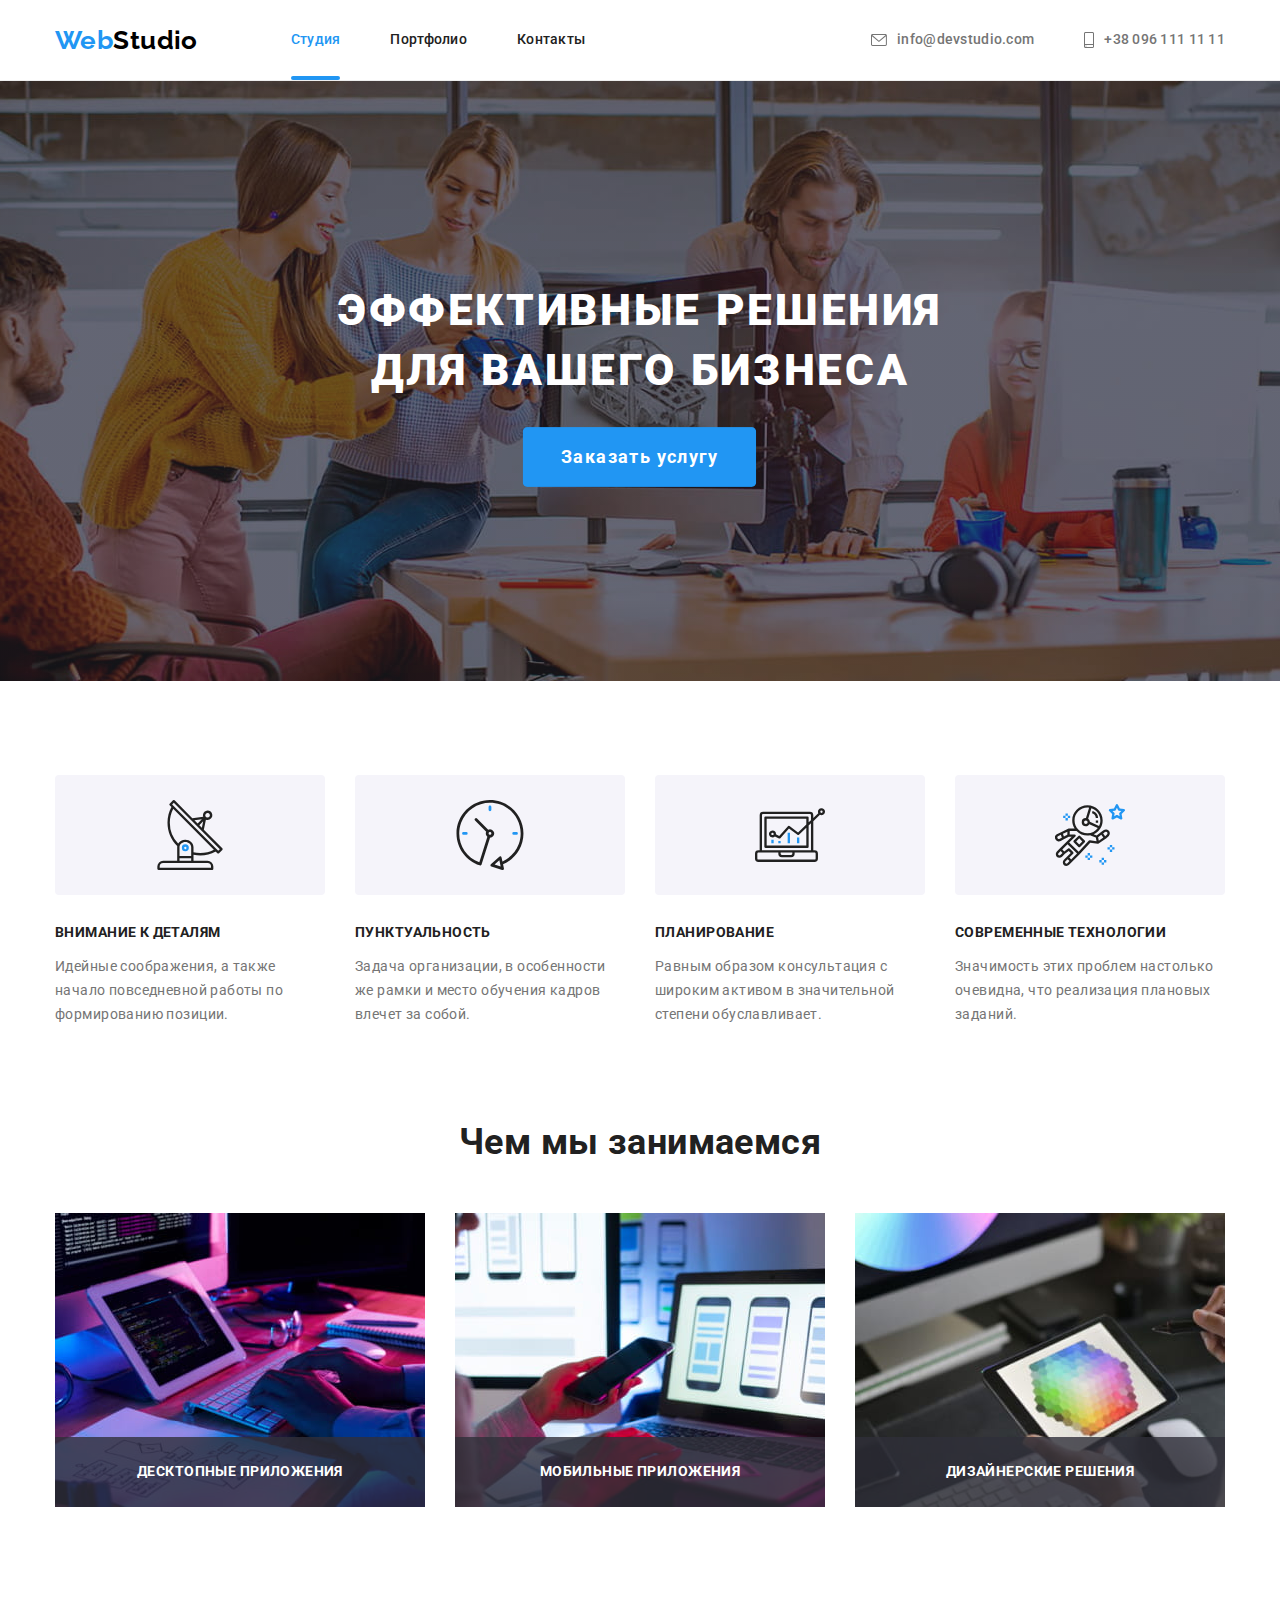
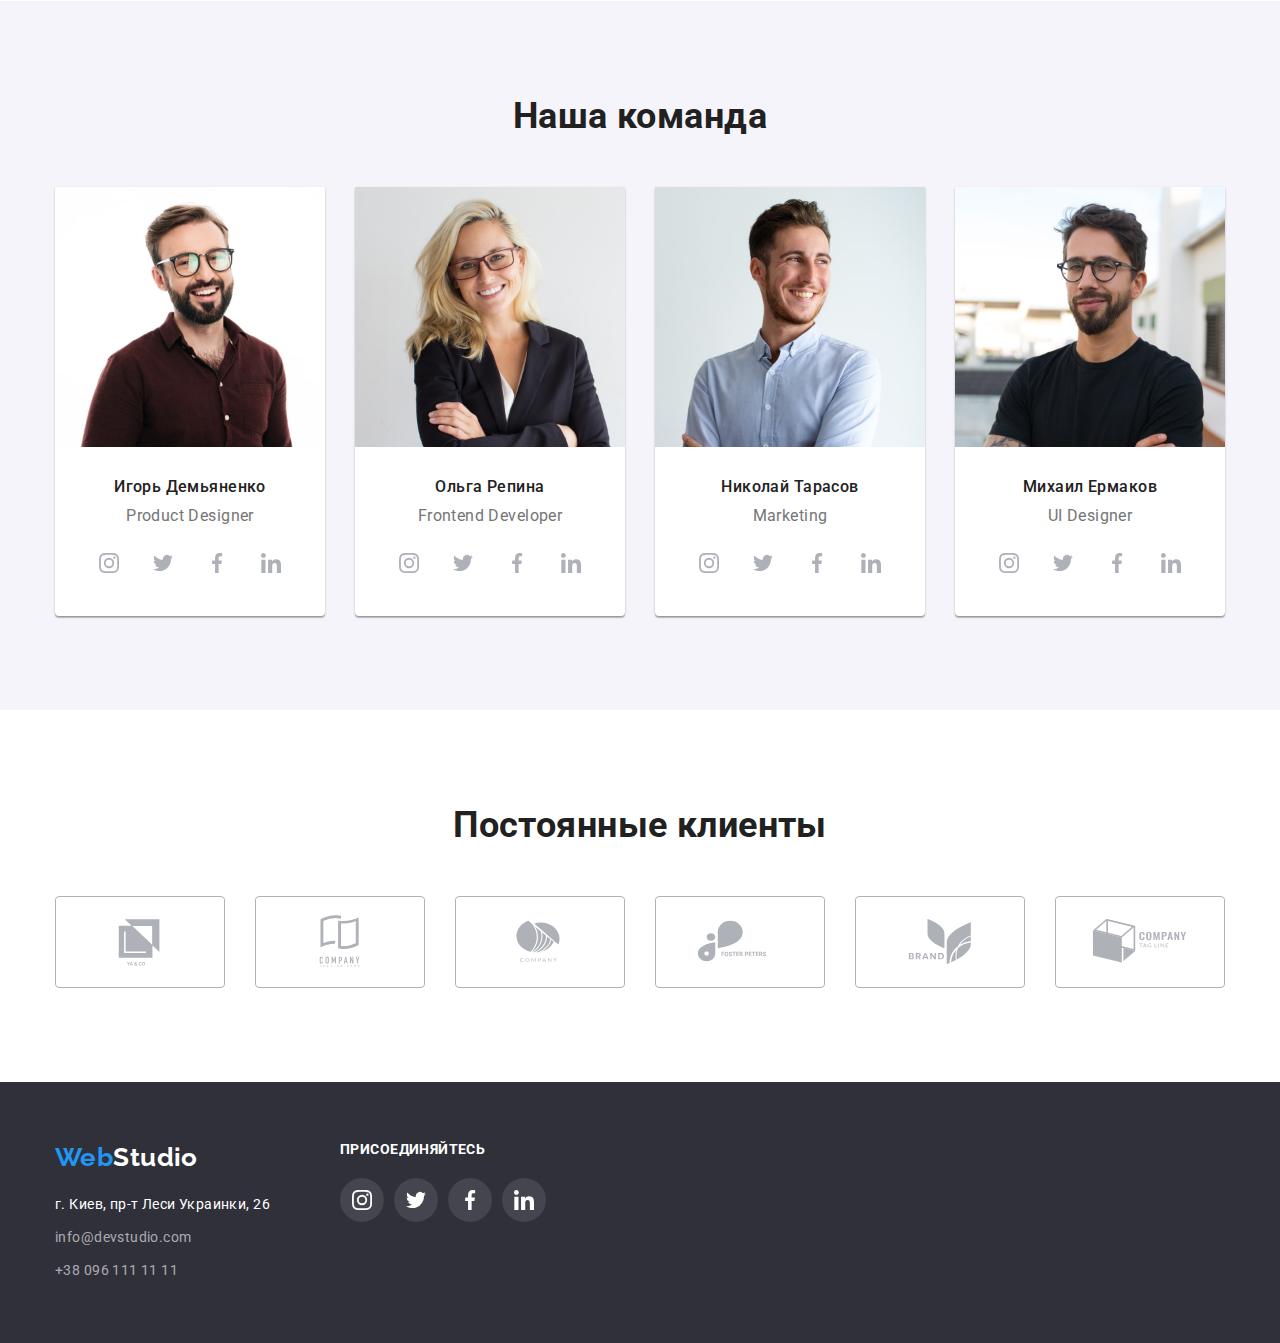
<file: index.html>
<!DOCTYPE html>
<html lang="ru">
<head>
    <meta charset="UTF-8">
    <meta http-equiv="X-UA-Compatible" content="IE=edge">
    <meta name="viewport" content="width=device-width, initial-scale=1.0">
    <title>goit-markup-hw</title>
    <link 
        href="https://fonts.googleapis.com/css2?family=Raleway:wght@700&family=Roboto:wght@400;500;700;900&display=swap"
        rel="stylesheet">
    <link 
        rel="stylesheet" 
        href="https://cdnjs.cloudflare.com/ajax/libs/modern-normalize/1.1.0/modern-normalize.min.css">
    <link rel="stylesheet" href="./css/style.css">
    </head>
<body>
    <!--Шапка сайта-->
        <header class="page-header">
        <div class="container header-nav-lists">  
            <nav class="header-nav">
                <a class="logo" href="./index.html">Web<span class="logo-part">Studio</span></a>
                <ul class="nav-list list">
                <li class="nav-item"><a class="nav-link current-link" href="./index.html">Студия</a></li>
                <li class="nav-item"><a class="nav-link" href="./portfolio.html">Портфолио</a></li>
                <li class="nav-item"><a class="nav-link" href="">Контакты</a></li>
            </ul>
        </nav>
        <ul class="header-right-list list">
            <li class="right-list-item"> 
                <a class="email" href="mailto:info@devstudio.com">
                    <svg class="email-icon" >
                        <use href="./images/icons.svg#icon-envelope">
                        </use>
                    </svg>
                    info@devstudio.com</a></li>
            <li class="right-list-item">
                <a class="phone" href="tel:+380961111111">
                    <svg class="phone-icon">
                        <use href="./images/icons.svg#icon-smartphone">
                        </use>
                    </svg>
                    +38 096 111 11 11</a></li>
            </ul> 
    </div>
    </header>
    <main>
        <!--Герой-->
        <section class="hero overlay">
            <h1 class="hero-title" >Эффективные решения для вашего бизнеса</h1>
            <button data-modal-open class="button" type="button">Заказать услугу</button>
        </section>
        <!--Особености-->
        <section class="features">
            <div class="container">  
                <h2 class="visually-hidden">Особености</h2>
                <ul class="features-list list">
                    <li class="features-item">
                        <div class="features-item-icon">
                            <svg class="icon-antenna" height="70" width="70">
                                <use href="./images/icons.svg#icon-antenna"></use>
                            </svg>
                        </div>
                        <h3 class="features-title">Внимание к деталям</h3>
                        <p class="features-text">Идейные соображения, а также начало повседневной работы по формированию позиции.</p>
                    </li>
                    <li class="features-item features-item-clock">
                        <div class="features-item-icon">
                            <svg class="icon-clock" height="70" width="70">
                                <use href="./images/icons.svg#icon-clock"></use>
                            </svg>
                        </div>
                        <h3 class="features-title">Пунктуальность</h3>
                        <p class="features-text">Задача организации, в особенности же рамки и место обучения кадров влечет за собой.</p>
                    </li>
                    <li class="features-item features-item-diagram">
                        <div class="features-item-icon">
                            <svg class="icon-diagram" height="70" width="70">
                                <use href="./images/icons.svg#icon-diagram"></use>
                            </svg>
                        </div>
                        <h3 class="features-title">Планирование</h3>
                        <p class="features-text">Равным образом консультация с широким активом в значительной степени обуславливает.</p>
                    </li>
                    <li class="features-item features-item-astronaut">
                        <div class="features-item-icon">
                            <svg class="icon-astronaut" height="70" width="70">
                                <use href="./images/icons.svg#icon-astronaut"></use>
                            </svg>
                        </div>
                        <h3 class="features-title">Современные технологии</h3>
                        <p class="features-text">Значимость этих проблем настолько очевидна, что реализация плановых заданий.</p>
                    </li>
                </ul>
            </div>
        </section>
        <!--Чем мы занимаемся-->
        <section class="opportunities">
            <div class="container">
                <h2 class="opportunities-title">Чем мы занимаемся</h2>
                <ul class="opportunities-list list">
                    <li class="opportunities-item">
                        <div class="opportunities-thumb">
                            <img src="./images/desktop_pc.jpg" alt="настольный пк" width="370">
                            <h3 class="opportunities-item-title">Десктопные приложения</h3>
                        </div>
                        
                    </li>
                    <li class="opportunities-item">
                        <div class="opportunities-thumb">
                            <img src="./images/smartphone.jpg" alt="смартфон" width="370">
                            <h3 class="opportunities-item-title">Мобильные приложения</h3>
                        </div>
                        
                    </li>
                    <li class="opportunities-item">
                        <div class="opportunities-thumb">
                            <img src="./images/tablet.jpg" alt="планшет" width="370">
                            <h3 class="opportunities-item-title">Дизайнерские решения</h3>
                        </div>
                        
                    </li>
                </ul>
            </div>
        </section>
        <!--Наша команда-->
        <section class="team">
            <div class="container">
                <h2 class="team-title">Наша команда</h2>
                <ul class="team-list list">
                    <li class="team-item">
                        <img src="./images/product_designer.jpg" alt="Фото сотрудника" width="270">
                        <div class="team-item-part">
                            <h3 class="team-item-title">Игорь Демьяненко</h3>
                            <p class="team-item-text" lang="en">Product Designer</p>
                            <ul class="socials-list list">
                                <li class="socials-item"> 
                                    <a class="social-link" href="https://www.instagram.com/">
                                        <svg class="social-icon">
                                            <use href="./images/icons.svg#icon-instagram"></use>
                                        </svg>
                                    </a> 
                                </li>
                                <li class="socials-item">
                                    <a class="social-link" href="https://twitter.com/">
                                        <svg class="social-icon">
                                            <use href="./images/icons.svg#icon-twitter"></use>
                                        </svg>
                                    </a> 
                                </li>
                                <li class="socials-item">
                                    <a class="social-link" href="https://www.facebook.com/">
                                        <svg class="social-icon">
                                            <use href="./images/icons.svg#icon-facebook"></use>
                                        </svg>
                                    </a> 
                                </li>
                                <li class="socials-item">
                                    <a class="social-link" href="https://www.linkedin.com/">
                                        <svg class="social-icon">
                                            <use href="./images/icons.svg#icon-linkedin"></use>
                                        </svg>
                                    </a> 
                                </li>
                            </ul>
                        </div>
                            
                    </li>
                    <li class="team-item">
                        <img src="./images/frontend_developer.jpg " alt="Фото сотрудника" width="270">
                        <div class="team-item-part">
                            <h3 class="team-item-title">Ольга Репина</h3>
                            <p class="team-item-text" lang="en">Frontend Developer</p>
                            <ul class="socials-list list">
                                <li class="socials-item">
                                    <a class="social-link" href="https://www.instagram.com/">
                                        <svg class="social-icon" weight="20" height="20">
                                            <use href="./images/icons.svg#icon-instagram"></use>
                                        </svg>
                                    </a>
                                </li>
                                <li class="socials-item">
                                    <a class="social-link" href="https://twitter.com/">
                                        <svg class="social-icon" weight="20" height="20">
                                            <use href="./images/icons.svg#icon-twitter"></use>
                                        </svg>
                                    </a>
                                </li>
                                <li class="socials-item">
                                    <a class="social-link" href="https://www.facebook.com/">
                                        <svg class="social-icon" weight="20" height="20">
                                            <use href="./images/icons.svg#icon-facebook"></use>
                                        </svg>
                                    </a>
                                </li>
                                <li class="socials-item">
                                    <a class="social-link" href="https://www.linkedin.com/">
                                        <svg class="social-icon" weight="20" height="20">
                                            <use href="./images/icons.svg#icon-linkedin"></use>
                                        </svg>
                                    </a>
                                </li>
                            </ul>
                        </div>
                    </li>
                    <li class="team-item">
                        <img src="./images/marketing.jpg" alt="Фото сотрудника" width="270">
                        <div class="team-item-part">
                            <h3 class="team-item-title">Николай Тарасов</h3>
                            <p class="team-item-text" lang="en">Marketing</p>
                            <ul class="socials-list list">
                                <li class="socials-item">
                                    <a class="social-link" href="https://www.instagram.com/">
                                        <svg class="social-icon" weight="20" height="20">
                                            <use href="./images/icons.svg#icon-instagram"></use>
                                        </svg>
                                    </a>
                                </li>
                                <li class="socials-item">
                                    <a class="social-link" href="https://twitter.com/">
                                        <svg class="social-icon" weight="20" height="20">
                                            <use href="./images/icons.svg#icon-twitter"></use>
                                        </svg>
                                    </a>
                                </li>
                                <li class="socials-item">
                                    <a class="social-link" href="https://www.facebook.com/">
                                        <svg class="social-icon" weight="20" height="20">
                                            <use href="./images/icons.svg#icon-facebook"></use>
                                        </svg>
                                    </a>
                                </li>
                                <li class="socials-item">
                                    <a class="social-link" href="https://www.linkedin.com/">
                                        <svg class="social-icon" weight="20" height="20">
                                            <use href="./images/icons.svg#icon-linkedin"></use>
                                        </svg>
                                    </a>
                                </li>
                            </ul>
                        </div>
                    </li>
                    <li class="team-item">
                        <img src="./images/ui_designer.jpg" alt="Фото сотрудника" width="270">
                        <div class="team-item-part">
                            <h3 class="team-item-title">Михаил Ермаков</h3>
                            <p class="team-item-text" lang="en">UI Designer</p>
                            <ul class="socials-list list">
                                <li class="socials-item">
                                    <a class="social-link" href="https://www.instagram.com/">
                                        <svg class="social-icon" weight="20" height="20">
                                            <use href="./images/icons.svg#icon-instagram"></use>
                                        </svg>
                                    </a>
                                </li>
                                <li class="socials-item">
                                    <a class="social-link" href="https://twitter.com/">
                                        <svg class="social-icon" weight="20" height="20">
                                            <use href="./images/icons.svg#icon-twitter"></use>
                                        </svg>
                                    </a>
                                </li>
                                <li class="socials-item">
                                    <a class="social-link" href="https://www.facebook.com/">
                                        <svg class="social-icon" weight="20" height="20">
                                            <use href="./images/icons.svg#icon-facebook"></use>
                                        </svg>
                                    </a>
                                </li>
                                <li class="socials-item">
                                    <a class="social-link" href="https://www.linkedin.com/">
                                        <svg class="social-icon" weight="20" height="20">
                                            <use href="./images/icons.svg#icon-linkedin"></use>
                                        </svg>
                                    </a>
                                </li>
                            </ul>
                        </div>
                    </li>
                </ul>
            </div>
        </section>
        <section class="clients">
            <div class="container">
                <h2 class="clients-title">Постоянные клиенты</h2>
                <ul class="clients-list list">
                    <li class="clients-item">
                        <a class="clients-logo" href="">
                            <svg class="clients-icon">
                                <use href=".//images/icons.svg#icon-first_logo"></use>
                            </svg>
                        </a>
                    </li>
                    <li class="clients-item">
                        <a class="clients-logo" href="">
                            <svg class="clients-icon">
                                <use href=".//images/icons.svg#icon-second_logo"></use>
                            </svg>
                        </a>
                    </li>
                    <li class="clients-item">
                        <a class="clients-logo" href="">
                            <svg class="clients-icon">
                                <use href=".//images/icons.svg#icon-third_logo"></use>
                            </svg>
                        </a>
                    </li>
                    <li class="clients-item">
                        <a class="clients-logo" href="">
                            <svg class="clients-icon">
                                <use href=".//images/icons.svg#icon-fourth_logo"></use>
                            </svg>
                        </a>
                    </li>
                    <li class="clients-item">
                        <a class="clients-logo" href="">
                            <svg class="clients-icon">
                                <use href=".//images/icons.svg#icon-fifth_logo"></use>
                            </svg>
                        </a>
                    </li>
                    <li class="clients-item">
                        <a class="clients-logo" href="">
                            <svg class="clients-icon">
                                <use href=".//images/icons.svg#icon-sixth_logo"></use>
                            </svg>
                        </a>
                    </li>

                </ul>
            </div>
        </section>
    </main>
    <!--Подвал-->
    <footer class="footer">
        <div class="container wrapper">
            <div class="footer-address">
                <a class="logo" href="index.html">Web<span class="logo-part">Studio</span></a>
                <address>
                    <a 
                        class="map" 
                        href="https://goo.gl/maps/u9aJ5FSczd5m6GibA" 
                        target="_blank" 
                        rel="noopener noreferrer">г. Киев, пр-т Леси Украинки, 26
                    </a>
                </address>
                <ul class="footer-list list">
                    <li class="footer-item"><a class="footer-email" href="mailto:info@devstudio.com">info@devstudio.com</a></li>
                    <li class="footer-item"><a class="footer-phone" href="tel:+380961111111">+38 096 111 11 11</a></li>
                </ul>
            </div>
            <div class="footer-socials-list">
                <h3 class="socials-title">присоединяйтесь</h3>
                <ul class="socials-list list down-list">
                    <li class="socials-item">
                        <a class="social-link down-link" href="https://www.instagram.com/">
                            <svg class="social-icon down-icon">
                                <use href="./images/icons.svg#icon-instagram"></use>
                            </svg>
                        </a>
                    </li>
                    <li class="socials-item">
                        <a class="social-link down-link" href="https://twitter.com/">
                            <svg class="social-icon down-icon">
                                <use href="./images/icons.svg#icon-twitter"></use>
                            </svg>
                        </a>
                    </li>
                    <li class="socials-item">
                        <a class="social-link down-link" href="https://www.facebook.com/">
                            <svg class="social-icon down-icon">
                                <use href="./images/icons.svg#icon-facebook"></use>
                            </svg>
                        </a>
                    </li>
                    <li class="socials-item">
                        <a class="social-link down-link" href="https://www.linkedin.com/">
                            <svg class="social-icon down-icon">
                                <use href="./images/icons.svg#icon-linkedin"></use>
                            </svg>
                        </a>
                    </li>
                </ul>
            </div>
        </div>
    </footer>
    <div data-modal class="backdrop is-hidden">
        <div class="modal">
            <button data-modal-close class="close">
                <img src=".//images/close.png" alt="Закрить">
            </button>
        </div>
    </div>
    <script src="./js/modal.js"></script>
</body>
</html>
</file>
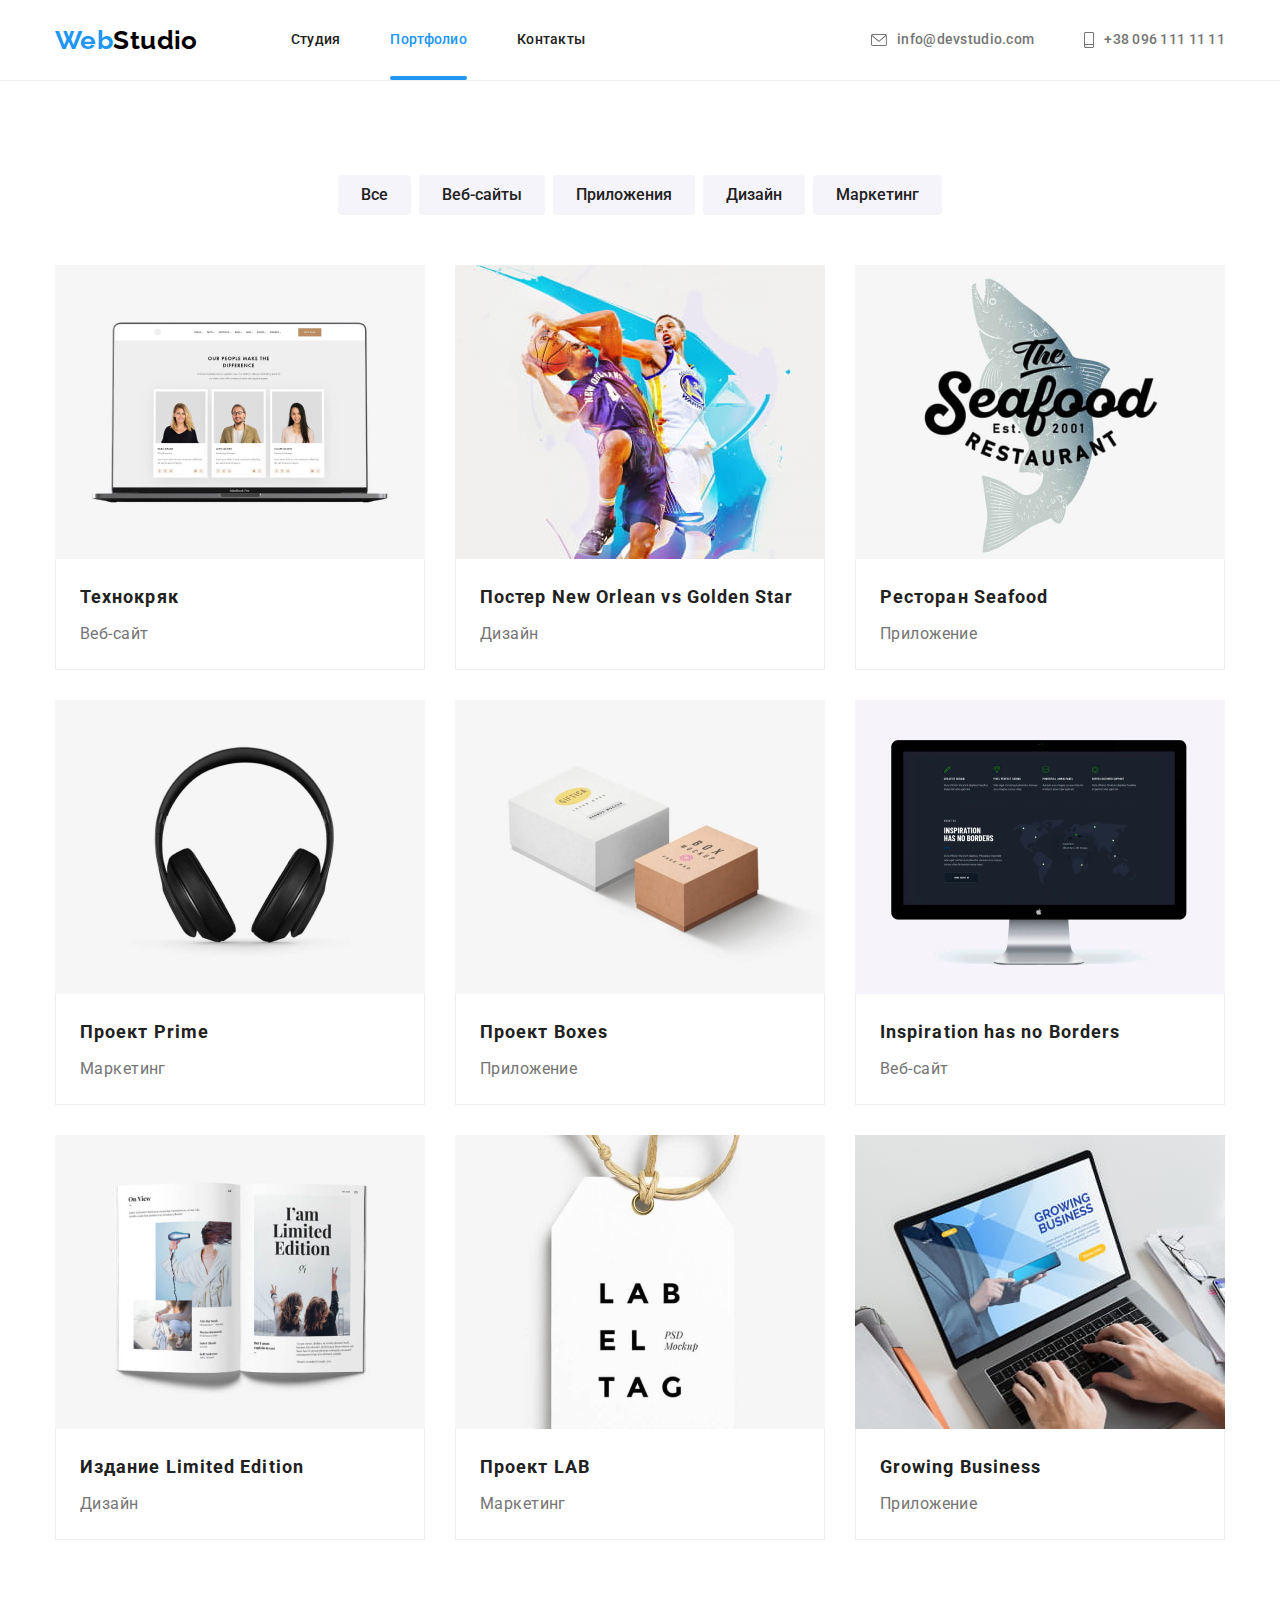
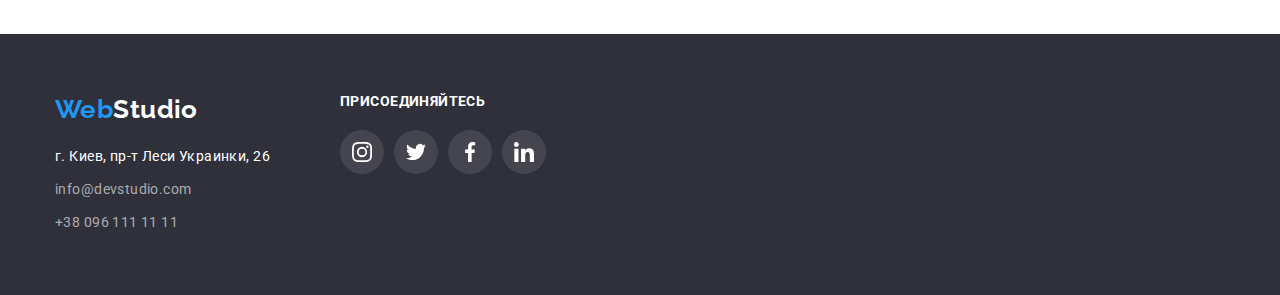
<file: portfolio.html>
<!DOCTYPE html>
<html lang="ru">
<head>
    <meta charset="UTF-8">
    <meta http-equiv="X-UA-Compatible" content="IE=edge">
    <meta name="viewport" content="width=device-width, initial-scale=1.0">
    <title>goit-markup-hw</title>
    <link 
        href="https://fonts.googleapis.com/css2?family=Raleway:wght@700&family=Roboto:wght@400;500;700;900&display=swap"
        rel="stylesheet">
    <link 
        rel="stylesheet" 
        href="https://cdnjs.cloudflare.com/ajax/libs/modern-normalize/1.1.0/modern-normalize.min.css">
    <link rel="stylesheet" href="./css/style.css">
    </head>
<body>
    <!--Шапка сайта-->
    <header class="page-header">
        <div class="container header-nav-lists">
            <nav class="header-nav">
                <a class="logo" href="./index.html">Web<span class="logo-part">Studio</span></a>
                <ul class="nav-list list">
                    <li class="nav-item"><a class="nav-link" href="./index.html">Студия</a></li>
                    <li class="nav-item"><a class="nav-link current-link" href="./portfolio.html">Портфолио</a></li>
                    <li class="nav-item"><a class="nav-link" href="">Контакты</a></li>
                </ul>
            </nav>
            <ul class="header-right-list list">
                <li class="right-list-item">
                    <a class="email" href="mailto:info@devstudio.com">
                        <svg class="email-icon">
                            <use href="./images/icons.svg#icon-envelope">
                            </use>
                        </svg>
                        info@devstudio.com</a>
                </li>
                <li class="right-list-item">
                    <a class="phone" href="tel:+380961111111">
                        <svg class="phone-icon">
                            <use href="./images/icons.svg#icon-smartphone">
                            </use>
                        </svg>
                        +38 096 111 11 11</a>
                </li>
            </ul>
        </div>
    </header>
    <!--Портфолио-->
    <main>
        <section class="portfolio">
            <div class="container">
                <h1 class="visually-hidden">Портфолио</h1>
                <ul class="button-list list">
                    <li class="button-item"><button class="portfolio-button" type="button">Все</button></li>
                    <li class="button-item"><button class="portfolio-button" type="button">Веб-сайты</button></li>
                    <li class="button-item"><button class="portfolio-button" type="button">Приложения</button></li>
                    <li class="button-item"><button class="portfolio-button" type="button">Дизайн</button></li>
                    <li class="button-item"><button class="portfolio-button" type="button">Маркетинг</button></li>
                </ul>
                <ul class="portfolio-list list">
                    <li class="portfolio-item">
                        <div class="portfolio-thumb">
                            <div class="portfolio-images">
                                <img src="./images/techno_crack.jpg" alt="ноутбук" width="370">
                            </div>
                            <p class="portfolio-item-text">Технокряк это современная площадка распространения коронавируса. Компании используют эту
                                платформу для цифрового
                                шпионажа и атак на защищённые сервера конкурентов.</p>
                        </div>
                        <div class="portfolio-item-part">
                            <h2 class="portfolio-title">Технокряк</h2>
                            <p class="portfolio-text">Веб-сайт</p>
                        </div>
                    </li>
                    <li class="portfolio-item">
                        <div class="portfolio-thumb">
                            <div class="portfolio-images">
                                <img src="./images/new_orlean_vs_golden_star.jpg" alt="постер баскетбольной команды" width="370">
                            </div>
                            <p class="portfolio-item-text">Технокряк это современная площадка распространения коронавируса. Компании используют эту
                                платформу для цифрового
                                шпионажа и атак на защищённые сервера конкурентов.</p>
                        </div>
                        <div class="portfolio-item-part">
                            <h2 class="portfolio-title">Постер <span lang="en">New Orlean vs Golden Star</span></h2>
                            <p class="portfolio-text">Дизайн</p>
                        </div>
                    </li>
                    <li class="portfolio-item">
                        <div class="portfolio-thumb">
                            <div class="portfolio-images">
                                <img src="./images/seafood.jpg" alt="эмблема ресторана" width="370">
                            </div>
                            <p class="portfolio-item-text">Технокряк это современная площадка распространения коронавируса. Компании используют эту
                                платформу для цифрового
                                шпионажа и атак на защищённые сервера конкурентов.</p>
                        </div>
                        <div class="portfolio-item-part">
                            <h2 class="portfolio-title">Ресторан <span lang="en">Seafood</span></h2>
                            <p class="portfolio-text">Приложение</p>
                        </div>
                    </li>
                    <li class="portfolio-item">
                        <div class="portfolio-thumb">
                            <div class="portfolio-images">
                                <img src="./images/prime.jpg" alt="наушники" width="370">
                            </div>
                            <p class="portfolio-item-text">Технокряк это современная площадка распространения коронавируса. Компании используют эту
                                платформу для цифрового
                                шпионажа и атак на защищённые сервера конкурентов.</p>
                        </div>
                        <div class="portfolio-item-part">
                            <h2 class="portfolio-title">Проект <span lang="en">Prime</span></h2>
                            <p class="portfolio-text">Маркетинг</p>
                        </div>
                    </li>
                    <li class="portfolio-item">
                        <div class="portfolio-thumb">
                            <div class="portfolio-images">
                                <img src="./images/boxes.jpg" alt="ящики" width="370">
                            </div>
                            <p class="portfolio-item-text">Технокряк это современная площадка распространения коронавируса. Компании используют эту
                                платформу для цифрового
                                шпионажа и атак на защищённые сервера конкурентов.</p>
                        </div>
                        <div class="portfolio-item-part">
                            <h2 class="portfolio-title">Проект <span lang="en">Boxes</span></h2>
                            <p class="portfolio-text">Приложение</p>
                        </div>
                    </li>
                    <li class="portfolio-item">
                        <div class="portfolio-thumb">
                            <div class="portfolio-images">
                                <img src="./images/inspiration_has_no_borders.jpg" alt="мак" width="370">
                            </div>
                            <p class="portfolio-item-text">Технокряк это современная площадка распространения коронавируса. Компании используют эту
                                платформу для цифрового
                                шпионажа и атак на защищённые сервера конкурентов.</p>
                        </div>
                        <div class="portfolio-item-part">
                            <h2 class="portfolio-title" lang="en">Inspiration has no Borders</h2>
                            <p class="portfolio-text">Веб-сайт</p>
                        </div>
                    </li>
                    <li class="portfolio-item">
                        <div class="portfolio-thumb">
                            <div class="portfolio-images">
                                <img src="./images/limited_edition.jpg" alt="книга" width="370">
                            </div>
                            <p class="portfolio-item-text">Технокряк это современная площадка распространения коронавируса. Компании используют эту
                                платформу для цифрового
                                шпионажа и атак на защищённые сервера конкурентов.</p>
                        </div>
                        <div class="portfolio-item-part">
                            <h2 class="portfolio-title">Издание <span lang="en">Limited Edition</span></h2>
                            <p class="portfolio-text">Дизайн</p>
                        </div>
                    </li>
                    <li class="portfolio-item">
                        <div class="portfolio-thumb">
                            <div class="portfolio-images">
                                <img src="./images/lab.jpg" alt="лейбл" width="370">
                            </div>
                            <p class="portfolio-item-text">Технокряк это современная площадка распространения коронавируса. Компании используют эту
                                платформу для цифрового
                                шпионажа и атак на защищённые сервера конкурентов.</p>
                        </div>
                        <div class="portfolio-item-part">
                            <h2 class="portfolio-title">Проект <span lang="en">LAB</span></h2>
                            <p class="portfolio-text">Маркетинг</p>
                        </div class="portfolio-item-part">
                    </li>
                    <li class="portfolio-item">
                        <div class="portfolio-thumb">
                            <div class="portfolio-images">
                                <img src="./images/growing_business.jpg" alt="набор на ноутбуке" width="370">
                            </div>
                            <p class="portfolio-item-text">Технокряк это современная площадка распространения коронавируса. Компании используют эту
                                платформу для цифрового
                                шпионажа и атак на защищённые сервера конкурентов.</p>
                        </div>
                        <div class="portfolio-item-part">
                            <h2 class="portfolio-title" lang="en">Growing Business</h2>
                            <p class="portfolio-text">Приложение</p>
                        </div>
                    </li>
                </ul>
            </div>
        </section>
    </main>
    <!--Подвал-->
    <footer class="footer">
        <div class="container wrapper">
            <div class="footer-address">
                <a class="logo" href="index.html">Web<span class="logo-part">Studio</span></a>
                <address>
                    <a class="map" href="https://goo.gl/maps/u9aJ5FSczd5m6GibA" target="_blank" rel="noopener noreferrer">г.
                        Киев, пр-т Леси Украинки, 26
                    </a>
                </address>
                <ul class="footer-list list">
                    <li class="footer-item"><a class="footer-email" href="mailto:info@devstudio.com">info@devstudio.com</a>
                    </li>
                    <li class="footer-item"><a class="footer-phone" href="tel:+380961111111">+38 096 111 11 11</a></li>
                </ul>
            </div>
            <div class="footer-socials-list">
                <h3 class="socials-title">присоединяйтесь</h3>
                <ul class="socials-list list down-list">
                    <li class="socials-item">
                        <a class="social-link down-link" href="https://www.instagram.com/">
                            <svg class="social-icon down-icon">
                                <use href="./images/icons.svg#icon-instagram"></use>
                            </svg>
                        </a>
                    </li>
                    <li class="socials-item">
                        <a class="social-link down-link" href="https://twitter.com/">
                            <svg class="social-icon down-icon">
                                <use href="./images/icons.svg#icon-twitter"></use>
                            </svg>
                        </a>
                    </li>
                    <li class="socials-item">
                        <a class="social-link down-link" href="https://www.facebook.com/">
                            <svg class="social-icon down-icon">
                                <use href="./images/icons.svg#icon-facebook"></use>
                            </svg>
                        </a>
                    </li>
                    <li class="socials-item">
                        <a class="social-link down-link" href="https://www.linkedin.com/">
                            <svg class="social-icon down-icon">
                                <use href="./images/icons.svg#icon-linkedin"></use>
                            </svg>
                        </a>
                    </li>
                </ul>
            </div>
        </div>
    </footer>
</body>
</html>
</file>
<file: css/style.css>
:root {
  --primary-text-color--: #757575;
  --nav-title-color--: #212121;
  --title-text-color--: #212121;
  --sekond-title-color--: #212121;
  --portfolio-button-color--: #212121;
  --footer-contacts-color--: rgba(255, 255, 255, 0.6);
  --first-logo-color--: #2196f3;
  --sekond-logo-color--: #ffffff;
  --accent-color--: #2196f3;
  --hero-title-color--: #ffffff;
  --primary-whiter-color--: #ffffff;
  --team-item-bg-color--: #ffffff;
  --footer-bg-color--: #2f303a;
  --logo-part-color--: #000000;
  --team-bg-color--: #f5f4fa;
  --portfolio-button-bg-color--: #f5f4fa;
  --icon-bg-color--: #f5f4fa;
  --border-color--: #eeeeee;
  --logo-border-color--: #afb1b8;
  --button-text-color--: #ffffff;
  --social-link-color--: #afb1b8;
  --clients-icon-color--: #afb1b8;
}
body {
  font-family: "Roboto", sans-serif;
  font-weight: 400;
  font-size: 14px;
  line-height: 1.71;
  letter-spacing: 0.03em;
  background-color: var(--primary-whiter-color--);
  color: var(--primary-text-color--);
}
img {
  display: block;
}
.list {
  padding: 0;
  margin: 0;
  list-style: none;
}
.container {
  width: 1200px;
  padding: 0px 15px;
  margin-left: auto;
  margin-right: auto;
}
.visually-hidden {
  position: absolute;
  white-space: nowrap;
  width: 1px;
  height: 1px;
  overflow: hidden;
  border: 0;
  padding: 0;
  clip: rect(0 0 0 0);
  clip-path: inset(50%);
  margin: -1px;
}
.opportunities-title,
.team-title,
.clients-title {
  margin-top: 0;
  margin-bottom: 50px;
  font-weight: 700;
  font-size: 36px;
  line-height: 1.17;
  text-align: center;
  color: var(--title-text-color--);
}

/* Шапка */
.page-header {
  margin-top: 0;
  margin-bottom: 0;
  border-bottom: 1px solid;
  border-color: var(--border-color--);
  background-color: var(--primary-whiter-color--);
}

.header-nav-lists {
  display: flex;
  align-items: center;
}
.header-nav {
  display: flex;
  align-items: center;
}
.logo {
  display: block;
  font-family: "Raleway", sans-serif;
  font-weight: 700;
  font-size: 26px;
  line-height: 1.19;
  text-decoration: none;
  color: var(--first-logo-color--);
}
.logo-part {
  color: var(--logo-part-color--);
}
.nav-list {
  display: flex;
  margin-left: 93px;
}
.nav-item:not(:last-child) {
  margin-right: 50px;
}
.nav-link {
  display: block;
  padding-top: 32px;
  padding-bottom: 32px;
  font-weight: 500;
  font-size: 14px;
  line-height: 1.14;
  letter-spacing: 0.02em;
  text-decoration: none;
  color: var(--nav-title-color--);
  transition: color 250ms cubic-bezier(0.4, 0, 0.2, 1);
}
.current-link {
  position: relative;
  display: flex;
  color: var(--accent-color--);
}
.current-link::after {
  position: absolute;
  left: 0;
  bottom: 0;
  content: "";
  width: 100%;
  height: 4px;
  border-radius: 2px;
  background-color: var(--accent-color--);
}
.header-right-list {
  display: flex;
  margin-left: auto;
}
.right-list-item:not(:last-child) {
  margin-right: 50px;
}
.email,
.phone {
  display: flex;
  align-items: center;
  padding-top: 32px;
  padding-bottom: 32px;
  font-weight: 500;
  font-size: 14px;
  line-height: 1.14;
  letter-spacing: 0.02em;
  text-decoration: none;
  color: inherit;
  transition: color 250ms cubic-bezier(0.4, 0, 0.2, 1);
}
.nav-link:hover,
.nav-link:focus,
.email:hover,
.email:focus,
.phone:hover,
.phone:focus {
  color: var(--accent-color--);
}
.email-icon {
  width: 16px;
  height: 12px;
  margin-right: 10px;
  fill: currentColor;
}
.phone-icon {
  width: 10px;
  height: 16px;
  margin-right: 10px;
  fill: currentColor;
}

/* Герой */
.hero {
  padding-top: 200px;
  padding-bottom: 200px;
  text-align: center;
  background-color: var(--footer-bg-color--);
}
.overlay {
  background-position: center;
  background-size: cover;
  background-repeat: no-repeat;
  margin-right: auto;
  margin-left: auto;
  max-width: 1600px;
  height: 600px;
  background-image: linear-gradient(
      to right,
      rgba(47, 48, 58, 0.4),
      rgba(47, 48, 58, 0.4)
    ),
    url(../images/img_fon.jpg);
}
.hero-title {
  max-width: 696px;
  margin-top: 0;
  margin-bottom: 30px;
  margin-right: auto;
  margin-left: auto;
  white-space: pre-line;
  font-weight: 900;
  font-size: 44px;
  line-height: 1.36;
  text-transform: uppercase;
  letter-spacing: 0.06em;
  color: var(--hero-title-color--);
}
.button {
  display: inline-block;
  margin: 0 auto;
  min-width: 200px;
  border: 1px solid;
  border-color: transparent;
  border-radius: 4px;
  padding: 10px 32px;
  font-family: inherit;
  font-weight: 700;
  font-size: 16px;
  line-height: 1.88;
  letter-spacing: 0.06em;
  text-decoration: none;
  color: var(--button-text-color--);
  background-color: var(--accent-color--);
  cursor: pointer;
  transform: scale(1.15);
}

/*Особености*/
.features {
  padding-top: 94px;
  padding-bottom: 94px;
  background-color: var(--primary-whiter-color--);
}
.features-list {
  display: flex;
  justify-content: space-between;
}
.features-item {
  width: 270px;
}
.features-item-icon {
  display: flex;
  justify-content: center;
  align-items: center;
  margin-bottom: 30px;
  height: 120px;
  width: 270px;
  border-radius: 4px;
  background-color: var(--icon-bg-color--);
}
.features-title {
  margin-top: 0;
  margin-bottom: 10;
  font-weight: 700;
  font-size: 14px;
  line-height: 1.14;
  text-transform: uppercase;
  color: var(--sekond-title-color--);
}
.features-text {
  margin: 0;
}

/*Чем мы занимаемся*/
.opportunities {
  padding-bottom: 94px;
  background-color: var(--primary-whiter-color--);
}
.opportunities-list {
  display: flex;
  justify-content: space-between;
}
.opportunities-thumb {
  position: relative;
}

.opportunities-item-title {
  position: absolute;
  width: 100%;
  height: 70px;
  margin: 0;
  left: 0;
  bottom: 0;
  padding-top: 27px;
  padding-bottom: 27px;
  font-weight: 700;
  font-size: 14px;
  line-height: 1.14;
  text-align: center;
  letter-spacing: 0.03em;
  text-transform: uppercase;
  background-color: rgba(47, 48, 58, 0.8);
  color: var(--primary-whiter-color--);
}

/*Команда*/
.team {
  padding-top: 94px;
  padding-bottom: 94px;
  background-color: var(--team-bg-color--);
}
.team-list {
  display: flex;
  justify-content: space-between;
}
.team-item {
  box-shadow: 0px 1px 3px rgba(0, 0, 0, 0.12), 0px 1px 1px rgba(0, 0, 0, 0.14),
    0px 2px 1px rgba(0, 0, 0, 0.2);
  border-radius: 0px 0px 4px 4px;
  border-bottom: 1px solid;
  border-color: transparent;
  background-color: var(--primary-whiter-color--);
}
.team-item-part {
  padding-top: 30px;
  padding-bottom: 30px;
  text-align: center;
}
.team-item-title {
  margin-top: 0;
  margin-bottom: 10px;
  font-weight: 500;
  font-size: 16px;
  line-height: 1.19;
  color: var(--sekond-title-color--);
}
.team-item-text {
  margin-top: 0;
  margin-bottom: 0;
  font-size: 16px;
  line-height: 1.19;
}
.socials-list {
  display: flex;
  padding: 0;
  margin-top: 16px;
  margin-right: 32px;
  margin-bottom: 0px;
  margin-left: 32px;
}
.socials-item:not(:last-child) {
  margin-right: 10px;
}
.social-link {
  display: flex;
  justify-content: center;
  align-items: center;
  width: 44px;
  height: 44px;
  border-radius: 50%;
  text-decoration: none;
  color: var(--social-link-color--);
  transition: background-color 250ms cubic-bezier(0.4, 0, 0.2, 1),
    color 250ms cubic-bezier(0.4, 0, 0.2, 1);
}
.social-link:hover,
.social-link:focus {
  background-color: var(--accent-color--);
  color: var(--primary-whiter-color--);
}
.social-icon {
  fill: currentColor;
  width: 20px;
  height: 20px;
}
/* Постоянные клиенты*/
.clients {
  padding-top: 94px;
  padding-bottom: 94px;
}
.clients-title {
  margin-top: 0;
  margin-bottom: 50px;
}
.clients-list {
  display: flex;
}
.clients-item:not(:last-child) {
  margin-right: 30px;
}
.clients-logo {
  display: flex;
  justify-content: center;
  align-items: center;
  width: 170px;
  height: 92px;
  border: 1px;
  border-style: solid;
  border-radius: 4px;
  color: var(--clients-icon-color--);
  border-color: var(--logo-border-color--);
  transition: color 250ms cubic-bezier(0.4, 0, 0.2, 1),
    border-color 250ms cubic-bezier(0.4, 0, 0.2, 1);
}

.clients-logo:hover,
.clients-logo:focus {
  color: var(--accent-color--);
  border-color: var(--accent-color--);
}
.clients-icon {
  width: 106px;
  height: 60px;
  fill: currentColor;
}

/*Подвал*/
.footer {
  padding-top: 60px;
  padding-bottom: 60px;
  background-color: var(--footer-bg-color--);
}
.wrapper {
  display: flex;
}
.footer .logo {
  margin-top: 0;
  margin-bottom: 20px;
}
.footer .logo-part {
  color: var(--sekond-logo-color--);
}
.map {
  font-size: 14px;
  line-height: 1.71;
  text-decoration: none;
  font-style: normal;
  color: var(--primary-whiter-color--);
  transition: color 250ms cubic-bezier(0.4, 0, 0.2, 1);
}
.footer-item {
  margin-top: 9px;
  display: block;
}
.footer-email,
.footer-phone {
  font-size: 14px;
  line-height: 1.71;
  text-decoration: none;
  color: var(--footer-contacts-color--);
  transition: color 250ms cubic-bezier(0.4, 0, 0.2, 1);
}
.map:hover,
.map:focus,
.footer-email:hover,
.footer-email:focus,
.footer-phone:hover,
.footer-phone:focus {
  color: var(--accent-color--);
}
.footer-socials-list {
  margin-left: 70px;
  margin-top: 0;
  margin-bottom: 0;
}
.down-list {
  margin: 0;
  padding: 0;
}
.down-link {
  background-color: rgba(255, 255, 255, 0.1);
  color: var(--primary-whiter-color--);
  transition: background-color 250ms cubic-bezier(0.4, 0, 0.2, 1);
}
.down-link:hover {
  background-color: var(--accent-color--);
}
.down-icon {
  fill: var(--primary-whiter-color--);
}
.socials-title {
  margin-top: 0;
  margin-right: auto;
  margin-bottom: 20px;
  margin-left: 0;
  padding: 0;
  font-weight: 700;
  font-size: 14px;
  line-height: 1.14;
  letter-spacing: 0.03em;
  text-transform: uppercase;
  color: var(--primary-whiter-color--);
}

/* Портфолио */
.portfolio {
  padding-top: 94px;
  padding-bottom: 94px;
  background-color: var(--primary-whiter-color--);
}
.button-list {
  margin-bottom: 50px;
  display: flex;
  justify-content: center;
}
.button-item:not(:last-child) {
  margin-right: 8px;
}
.portfolio-button {
  display: inline-block;
  min-width: 73px;
  border: 1px solid;
  border-color: transparent;
  border-radius: 4px;
  padding: 6px 22px;
  font-family: inherit;
  font-weight: 500;
  font-size: 16px;
  line-height: 1.63;
  text-decoration: none;
  background-color: var(--portfolio-button-bg-color--);
  color: var(--portfolio-button-color--);
  cursor: pointer;
  transition: background-color 250ms cubic-bezier(0.4, 0, 0.2, 1),
    color 250ms cubic-bezier(0.4, 0, 0.2, 1),
    box-shadow 250ms cubic-bezier(0.4, 0, 0.2, 1);
}
.portfolio-button:hover,
.portfolio-button:focus {
  box-shadow: 0px 3px 1px rgba(0, 0, 0, 0.1), 0px 1px 2px rgba(0, 0, 0, 0.08),
    0px 2px 2px rgba(0, 0, 0, 0.12);
  background-color: var(--accent-color--);
  color: var(--primary-whiter-color--);
}
.portfolio-list {
  display: flex;
  flex-wrap: wrap;
}
.portfolio-item {
  width: 370px;
  margin-right: 30px;
  margin-bottom: 30px;
  transition: box-shadow 250ms cubic-bezier(0.4, 0, 0.2, 1);
}
.portfolio-item:hover {
  box-shadow: 0px 1px 1px rgba(0, 0, 0, 0.12), 0px 4px 4px rgba(0, 0, 0, 0.06),
    1px 4px 6px rgba(0, 0, 0, 0.16);
}
.portfolio-item:nth-child(3n + 3) {
  margin-right: 0;
}
.portfolio-item:nth-last-child(-n + 3) {
  margin-bottom: 0;
}
.portfolio-thumb {
  position: relative;
  overflow: hidden;
}
.portfolio-images::before {
  position: absolute;
  left: 0;
  top: 0;
  width: 100%;
  height: 100%;
  content: "";
  background-color: rgba(33, 150, 243, 0.9);
  transform: translateY(100%);
  transition: transform 250ms cubic-bezier(0.4, 0, 0.2, 1);
}
.portfolio-item:hover .portfolio-images::before,
.portfolio-item:hover .portfolio-item-text {
  transform: translateY(1%);
}
.portfolio-item-text {
  position: absolute;
  left: 0;
  top: 0;
  width: 370px;
  height: 294px;
  padding: 63px 24px;
  margin: 0;
  font-weight: 400;
  font-size: 18px;
  line-height: 1.56;
  letter-spacing: 0.03em;
  color: var(--primary-whiter-color--);
  transform: translateY(100%);
  transition: transform 250ms cubic-bezier(0.4, 0, 0.2, 1);
}
.portfolio-item-part {
  padding-top: 20px;
  padding-bottom: 20px;
  padding-right: 24px;
  padding-left: 24px;
  border-width: 0px 1px 1px 1px;
  border-style: solid;
  border-color: var(--border-color--);
}
.portfolio-title {
  margin-top: 0;
  margin-bottom: 4px;
  font-weight: 700;
  font-size: 18px;
  line-height: 2;
  letter-spacing: 0.06em;
  color: var(--sekond-title-color--);
}
.portfolio-text {
  margin: 0;
  font-size: 16px;
  line-height: 1.88;
}
.backdrop {
  position: fixed;
  left: 0;
  top: 0;
  width: 100%;
  height: 100%;
  background-color: rgba(0, 0, 0, 0.2);
  opacity: 1;
  transition: opacity 250ms cubic-bezier(0.4, 0, 0.2, 1);
}
.backdrop.is-hidden {
  visibility: hidden;
  opacity: 0;
  pointer-events: none;
}
.backdrop.is-hidden .modal {
  transform: translate(-50%, -50%) scale(0.8);
  opacity: 0;
}
.modal {
  position: absolute;
  top: 50%;
  left: 50%;
  min-width: 528px;
  min-height: 581px;
  box-shadow: 0px 1px 3px rgba(0, 0, 0, 0.12), 0px 1px 1px rgba(0, 0, 0, 0.14),
    0px 2px 1px rgba(0, 0, 0, 0.2);
  border-radius: 4px;
  background-color: var(--primary-whiter-color--);
  transform: translate(-50%, -50%) scale(1);
  transition: transform 250ms cubic-bezier(0.4, 0, 0.2, 1),
    opacity 250ms cubic-bezier(0.4, 0, 0.2, 1);
  opacity: 1;
}
.close {
  display: flex;
  justify-content: center;
  align-items: center;
  margin-left: auto;
  margin-top: 8px;
  margin-right: 8px;
  margin-bottom: auto;
  padding: 18px;
  width: 30px;
  height: 30px;
  border: 1px solid rgba(0, 0, 0, 0.1);
  border-radius: 50%;
  background-color: var(--primary-whiter-color--);
}
</file>
